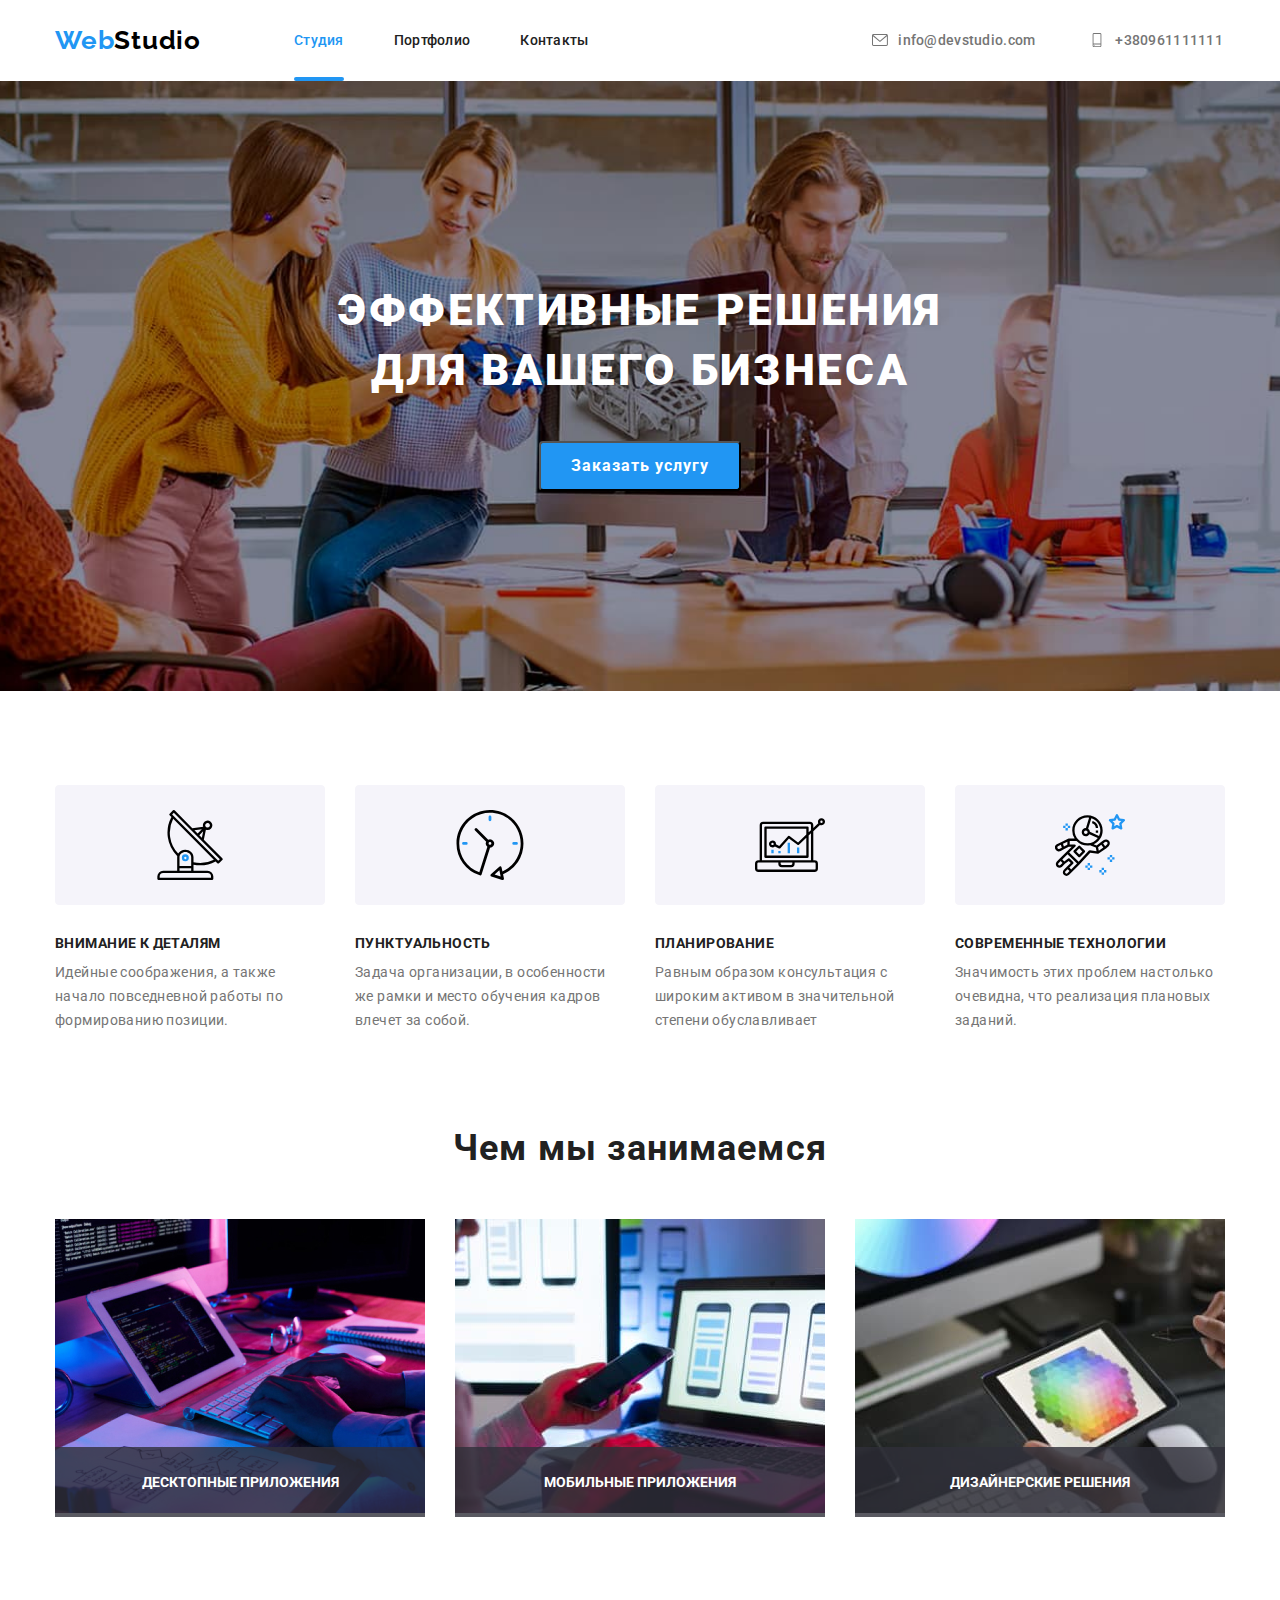
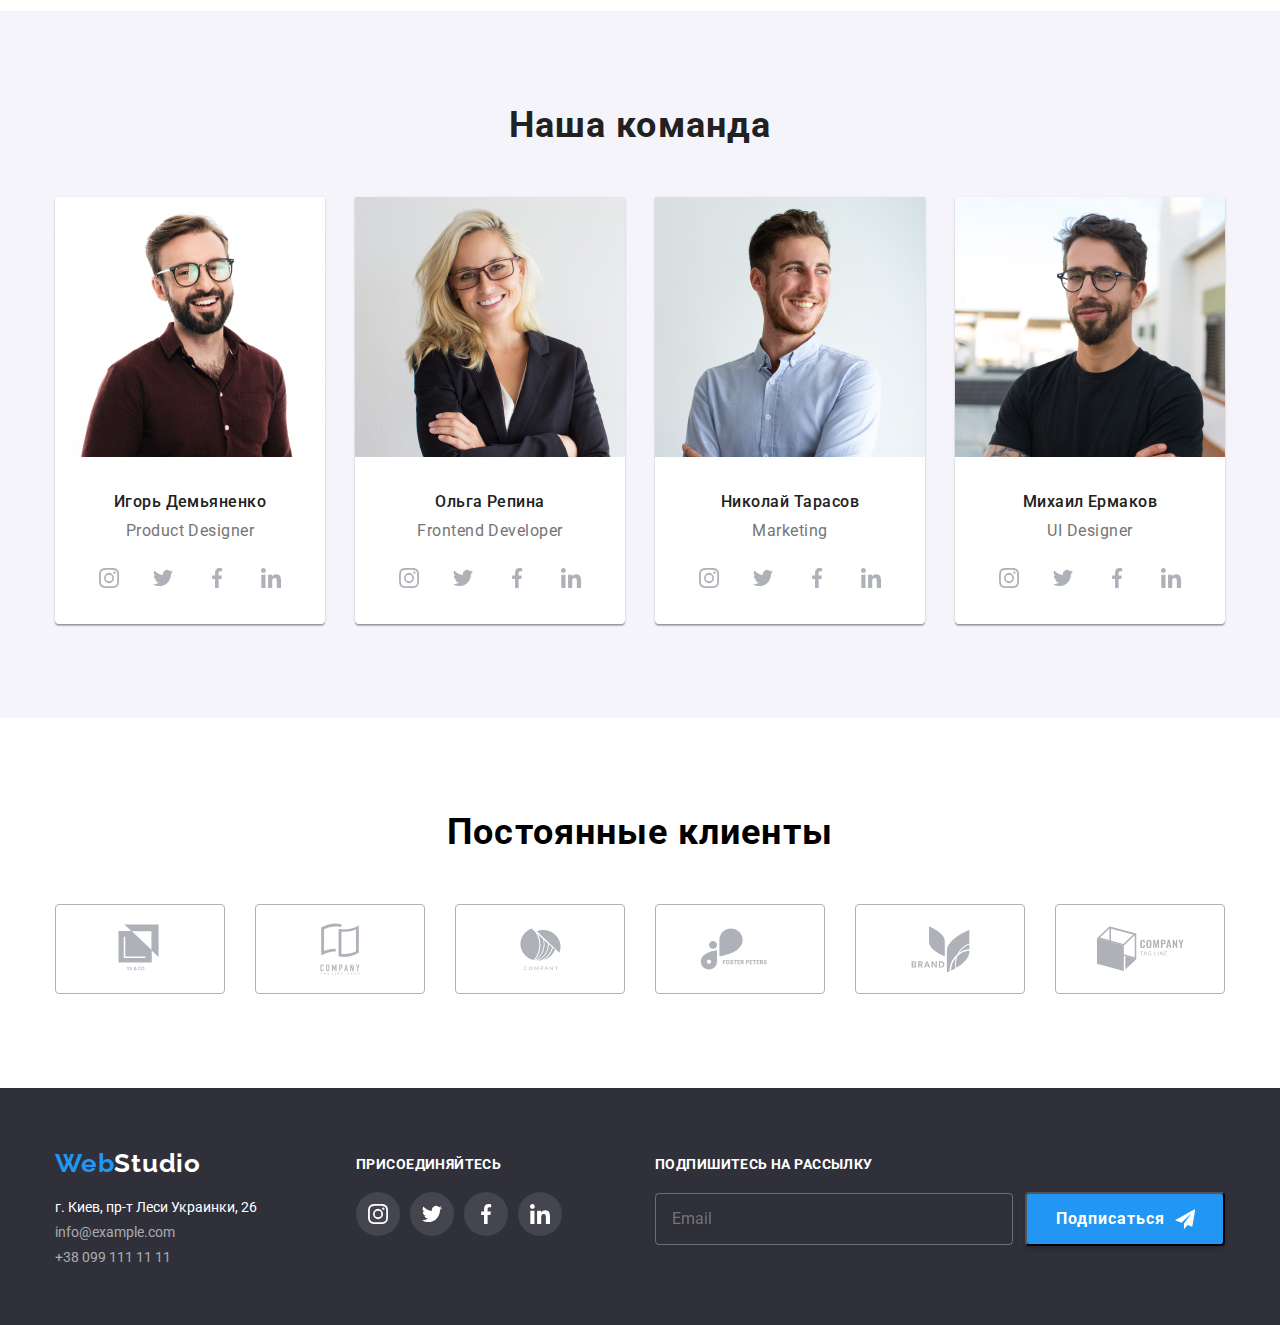
<file: index.html>
<!DOCTYPE html>
<html lang="ru">

<head>
  <meta charset="UTF-8" />
  <meta name="viewport" content="width=device-width, initial-scale=1.0" />
  <title>Web Studio (Version 2.0)</title>
  <link rel="stylesheet" href="https://cdnjs.cloudflare.com/ajax/libs/modern-normalize/1.0.0/modern-normalize.css" />
  <link rel="preconnect" href="https://fonts.gstatic.com">
  <link href="https://fonts.googleapis.com/css2?family=Raleway:wght@700&family=Roboto:wght@400;500;700;900&display=swap"
    rel="stylesheet">
  <link href="./css/main.min.css" rel="stylesheet" />
</head>

<body>
  <header class="header container">
    <a class="logo header-logo" href="./">
      <span class="logo-blue">Web</span>Studio
    </a>
    <button type="button" class="header-menu-button" aria-expanded="false" aria-controls="burger-menu" data-menu-button>
      <svg width="40" height="40" aria-label="Переключатель мобильного меню">
        <use class="icon-menu" href="./images/sprite.svg#main_menu"></use>
      </svg>
    </button>
    <div class="burger-menu is-open" id="burger-menu" data-menu>
      <div><button type="button" class="burger-menu-close-button" data-menu-close>
          <svg>
            <use href="./images/sprite.svg#close_button"></use>
          </svg>
        </button></div>
      <nav>
        <a class="item-selected" href="./">Студия</a>
        <a href="pages/portfolio.html">Портфолио</a>
        <a href="pages/contacts.html">Контакты</a>
      </nav>
      <address>
        <a class="header-link" href="tel:+380961111111">+380961111111</a>
        <a class="header-link" href="mailto:info@devstudio.com">info@devstudio.com</a>
      </address>
      <ul>
        <li><a href="">Instagram</a></li>
        <li><a href="">Twitter</a></li>
        <li><a href="">Facebook</a></li>
        <li><a href="">LinkedIn</a></li>
      </ul>
    </div>
    <nav class="header-navigation">
      <a class="header-navigation-item header-navigation-item-selected" href="./">Студия</a>
      <a class="header-navigation-item" href="pages/portfolio.html">Портфолио</a>
      <a class="header-navigation-item" href="pages/contacts.html">Контакты</a>
    </nav>
    <address class="header-contacts">
      <a class="header-link" href="mailto:info@devstudio.com">
        <svg class="header-link-icon">
          <use href="images/sprite.svg#envelope"></use>
        </svg>info@devstudio.com
      </a>
      <a class="header-link" href="tel:+380961111111">
        <svg class="header-link-icon">
          <use href="images/sprite.svg#smartphone"></use>
        </svg>+380961111111
      </a>
    </address>
  </header>
  <section class="main_page_top">
    <div class="container">
      <h1>Эффективные решения для вашего бизнеса</h1>
      <button type="button" data-modal-open>Заказать услугу</button>
    </div>
  </section>
  <section class="content_block container">
    <h2 hidden>Наши особенности</h2>
    <ul class="content_block_items our_features">
      <li>
        <div>
          <svg>
            <use href="./images/sprite.svg#antenna" />
          </svg>
        </div>
        <h3>ВНИМАНИЕ К ДЕТАЛЯМ</h3>
        <p>
          Идейные соображения, а также начало повседневной работы по
          формированию позиции.
        </p>
      </li>
      <li>
        <div>
          <svg>
            <use href="./images/sprite.svg#clock" />
          </svg>
        </div>
        <h3>ПУНКТУАЛЬНОСТЬ</h3>
        <p>
          Задача организации, в особенности же рамки и место обучения кадров
          влечет за собой.
        </p>
      </li>
      <li>
        <div>
          <svg>
            <use href="./images/sprite.svg#diagram" />
          </svg>
        </div>
        <h3>ПЛАНИРОВАНИЕ</h3>
        <p>
          Равным образом консультация с широким активом в значительной степени
          обуславливает
        </p>
      </li>
      <li>
        <div>
          <svg>
            <use href="./images/sprite.svg#astronaut" />
          </svg>
        </div>
        <h3>СОВРЕМЕННЫЕ ТЕХНОЛОГИИ</h3>
        <p>
          Значимость этих проблем настолько очевидна, что реализация плановых
          заданий.
        </p>
      </li>
    </ul>
  </section>
  <!-- ABOUT-->
  <section class="about_work content_block container">
    <h2>Чем мы занимаемся</h2>
    <ul class="content_block_items">
      <li>
        <picture>
          <source srcset="./images/desktop/1x/writing_code.jpg 1x,
            ./images/desktop/2x/writing_code.jpg 2x" media="(min-width: 1200px)" />
          <img src="./images/desktop/1x/writing_code.jpg" alt="Набор кода" width="370" />
        </picture>
        <h3>Десктопные приложения</h3>
      </li>
      <li>
        <picture>
          <source srcset="./images/desktop/1x/mobileweb.jpg 1x,
            ./images/desktop/2x/mobileweb.jpg 2x" media="(min-width: 1200px)" />
          <img src="./images/desktop/1x/mobileweb.jpg" alt="Создание приложений для телефонов" width="370" />
        </picture>
        <h3>Мобильные приложения</h3>
      </li>
      <li>
        <picture>
          <source srcset="./images/desktop/1x/design.jpg 1x,
            ./images/desktop/2x/design.jpg 2x" media="(min-width: 1200px)" />
          <img src="./images/desktop/1x/design.jpg" alt="Дизайн приложений" width="370" />
        </picture>
        <h3>Дизайнерские решения</h3>
      </li>
    </ul>
  </section>
  <!--Наша команда-->
  <section class="about_us">
    <h2 class="container">Наша команда</h2>
    <ul class="content_block content_block_items container">
      <li>
        <picture>
          <source srcset="./images/desktop/1x/team_card1.jpg 1x,
           ./images/desktop/2x/team_card1.jpg 2x" media="(min-width: 1200px)" />
          <source srcset="./images/tablet/1x/team_card1.jpg 1x,
          ./ images/tablet/2x/team_card1.jpg 2x" media="(min-width: 768px)" />
          <source srcset="./images/mobile/1x/team_card1.jpg 1x,
          ./images/mobile/2x/team_card1.jpg 2x" media="(min-width: 480px)" />
          <img src="./images/mobile/1x/team_card1.jpg" alt="Product Designer" />
        </picture>
        <h3>Игорь Демьяненко</h3>
        <p>Product Designer</p>
        <div class="social_links">
          <a href="" alt="Instagram">
            <svg>
              <use href="./images/sprite.svg#instagram"></use>
            </svg>
          </a>
          <a href="" alt="Twitter">
            <svg>
              <use href="./images/sprite.svg#twitter"></use>
            </svg>
          </a>
          <a href="" alt="Facebook">
            <svg>
              <use href="./images/sprite.svg#facebook"></use>
            </svg>
          </a>
          <a href="" alt="Linkedin">
            <svg>
              <use href="./images/sprite.svg#linkedin"></use>
            </svg>
          </a>
        </div>
      </li>
      <li>
        <picture>
          <source srcset="./images/desktop/1x/team_card2.jpg 1x,
          ./images/desktop/2x/team_card2.jpg 2x" media="(min-width: 1200px)" />
          <source srcset="./images/tablet/1x/team_card2.jpg 1x,
          ./ images/tablet/2x/team_card2.jpg 2x" media="(min-width: 768px)" />
          <source srcset="./images/mobile/1x/team_card2.jpg 1x,
          ./images/mobile/2x/team_card2.jpg 2x" media="(min-width: 480px)" />
          <img src="images/mobile/1x/team_card2.jpg" alt="Frontend Developer" />
        </picture>
        <h3>Ольга Репина</h3>
        <p>Frontend Developer</p>
        <div class="social_links">
          <a href="" alt="Instagram">
            <svg>
              <use href="./images/sprite.svg#instagram"></use>
            </svg>
          </a>
          <a href="" alt="Twitter">
            <svg>
              <use href="./images/sprite.svg#twitter"></use>
            </svg>
          </a>
          <a href="" alt="Facebook">
            <svg>
              <use href="./images/sprite.svg#facebook"></use>
            </svg>
          </a>
          <a href="" alt="Linkedin">
            <svg>
              <use href="./images/sprite.svg#linkedin"></use>
            </svg>
          </a>
        </div>
      </li>
      <li>
        <picture>
          <source srcset="./images/desktop/1x/team_card3.jpg 1x,
          ./images/desktop/2x/team_card3.jpg 2x" media="(min-width: 1200px)" />
          <source srcset="./images/tablet/1x/team_card3.jpg 1x,
          ./ images/tablet/2x/team_card3.jpg 2x" media="(min-width: 768px)" />
          <source srcset="./images/mobile/1x/team_card3.jpg 1x,
          ./images/mobile/2x/team_card3.jpg 2x" media="(min-width: 480px)" />
          <img src="./images/mobile/1x/team_card3.jpg" alt="Marketing" />
        </picture>
        <h3>Николай Тарасов</h3>
        <p>Marketing</p>
        <div class="social_links">
          <a href="" alt="Instagram">
            <svg>
              <use href="./images/sprite.svg#instagram"></use>
            </svg>
          </a>
          <a href="" alt="Twitter">
            <svg>
              <use href="./images/sprite.svg#twitter"></use>
            </svg>
          </a>
          <a href="" alt="Facebook">
            <svg>
              <use href="./images/sprite.svg#facebook"></use>
            </svg>
          </a>
          <a href="" alt="Linkedin">
            <svg>
              <use href="./images/sprite.svg#linkedin"></use>
            </svg>
          </a>
        </div>
      </li>
      <li>
        <picture>
          <source srcset="./images/desktop/1x/team_card4.jpg 1x,
          ./images/desktop/2x/team_card4.jpg 2x" media="(min-width: 1200px)" />
          <source srcset="./images/tablet/1x/team_card4.jpg 1x,
          ./ images/tablet/2x/team_card4.jpg 2x" media="(min-width: 768px)" />
          <source srcset="./images/mobile/1x/team_card4.jpg 1x,
           ./images/mobile/2x/team_card4.jpg 2x" media="(min-width: 480px)" />
          <img src="images/mobile/1x/team_card4.jpg" alt="UI Designer" />
        </picture>
        <h3>Михаил Ермаков</h3>
        <p>UI Designer</p>
        <div class="social_links">
          <a href="" alt="Instagram">
            <svg>
              <use href="./images/sprite.svg#instagram"></use>
            </svg>
          </a>
          <a href="" alt="Twitter">
            <svg>
              <use href="./images/sprite.svg#twitter"></use>
            </svg>
          </a>
          <a href="" alt="Facebook">
            <svg>
              <use href="./images/sprite.svg#facebook"></use>
            </svg>
          </a>
          <a href="" alt="Linkedin">
            <svg>
              <use href="./images/sprite.svg#linkedin"></use>
            </svg>
          </a>
        </div>
      </li>
    </ul>
  </section>
  <!--Постоянные клиенты-->
  <section class="regular_customers content_block container">
    <h2>Постоянные клиенты</h2>
    <ul>
      <li>
        <a href="">
          <svg>
            <use href="./images/sprite.svg#client-logo-1"></use>
          </svg>
        </a>
      </li>
      <li>
        <a href="">
          <svg>
            <use href="./images/sprite.svg#client-logo-2"></use>
          </svg>
        </a>
      </li>
      <li>
        <a href="">
          <svg>
            <use href="./images/sprite.svg#client-logo-3"></use>
          </svg>
        </a>
      </li>
      <li>
        <a href="" alt="">
          <svg>
            <use href="./images/sprite.svg#client-logo-4"></use>
          </svg>
        </a>
      </li>
      <li>
        <a href="" alt="">
          <svg>
            <use href="./images/sprite.svg#client-logo-5"></use>
          </svg>
        </a>
      </li>
      <li>
        <a href="" alt="">
          <svg>
            <use href="./images/sprite.svg#client-logo-6"></use>
          </svg>
        </a>
      </li>
    </ul>
  </section>
  <footer class="footer">
    <div class="footer_block container">
      <div>
        <a class="logo footer_logo" href="/"><span class="logo-blue">Web</span>Studio</a>
        <address class="footer_address">
          <p>г. Киев, пр-т Леси Украинки, 26</p>
          <a href="mailto:info@example.com" class="footer_link">info@example.com</a>
          <a href="tel:+380991111111" class="footer_link">+38 099 111 11 11</a>
        </address>
      </div>
      <div class="footer_social">
        <h3>Присоединяйтесь</h3>
        <div class="social_links">
          <a href="" alt="Instagram">
            <svg>
              <use href="./images/sprite.svg#instagram"></use>
            </svg>
          </a>
          <a href="" alt="Twitter">
            <svg>
              <use href="./images/sprite.svg#twitter"></use>
            </svg>
          </a>
          <a href="" alt="Facebook">
            <svg>
              <use href="./images/sprite.svg#facebook"></use>
            </svg>
          </a>
          <a href="" alt="Linkedin">
            <svg>
              <use href="./images/sprite.svg#linkedin"></use>
            </svg>
          </a>
        </div>
      </div>
      <div class="subscribe">
        <h3>Подпишитесь на рассылку</h3>
        <form>
          <input type="email" name="email" placeholder="Email" />
          <button type="submit">Подписаться
            <svg>
              <use href="./images/sprite.svg#button_subscribe" />
            </svg>
          </button>
        </form>
      </div>
    </div>
  </footer>
  <div class="backdrop is-hidden" data-modal>
    <div class="order_dialog">
      <button type="button" class="order_dialog_close_button" data-modal-close>
        <svg>
          <use href="./images/sprite.svg#close_button" />
        </svg>
      </button>
      <h1>Оставьте свои данные, мы вам перезвоним</h1>
      <form>
        <label class="order_dialog_field">
          Имя
          <span>
            <input type="text" name="order_person">
            <svg>
              <use href="images/sprite.svg#order_person" />
            </svg>
          </span>
          </input>
        </label>
        <label class="order_dialog_field">
          Телефон
          <span>
            <input type="tel" name="order_tel" />
            <svg>
              <use href="images/sprite.svg#order_phone" />
            </svg>
          </span>
          </input>
        </label>
        <label class="order_dialog_field">
          Почта
          <span>
            <input type="email" name="order_email" />
            <svg>
              <use href="images/sprite.svg#order_email" />
            </svg>
          </span>
          </input>
        </label>
        <label class="order_dialog_field">
          Комментарий
          <textarea name="order_comment" placeholder="Введите текст"></textarea>
        </label>
        <label class="order_agrimment">
          <input type="checkbox" name="order_agrimment" class="order_agrimment" />
          Соглашаюсь с рассылкой и принимаю <a href="">Условия договора</a>
        </label>
        <button type="submit" class="order_dialog_send_button">Отправить</button>
      </form>
    </div>
  </div>
  <script src="./js/modal.js"></script>
  <script src="./js/menu.js"></script>
</body>

</html>
</file>
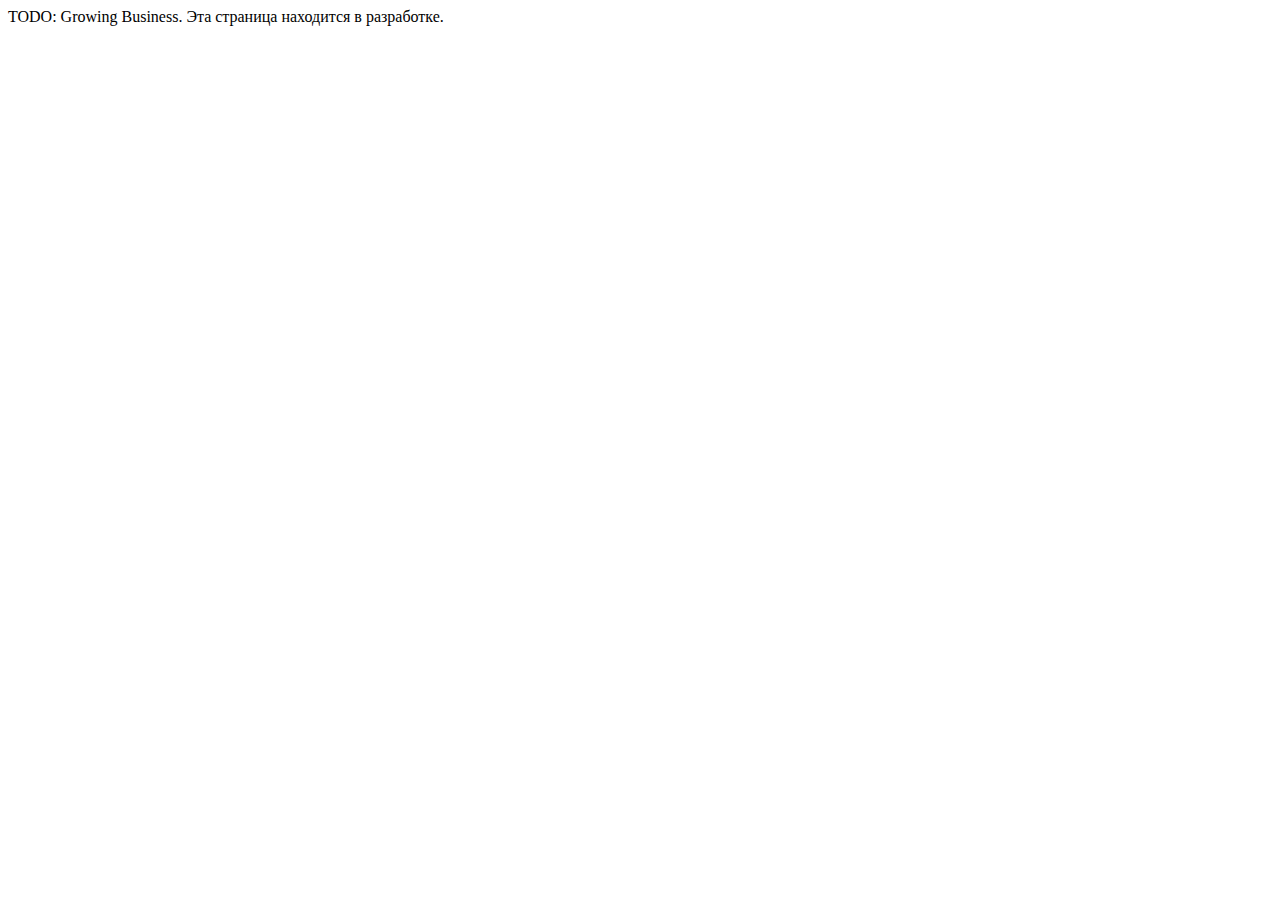
<file: pages/growing_business.html>
<!DOCTYPE html>
<html lang="en">
<head>
    <meta charset="UTF-8">
    <meta name="viewport" content="width=device-width, initial-scale=1.0">
    <title>Document</title>
</head>
<body>
    TODO: Growing Business. Эта страница находится в разработке.
</body>
</html>
</file>
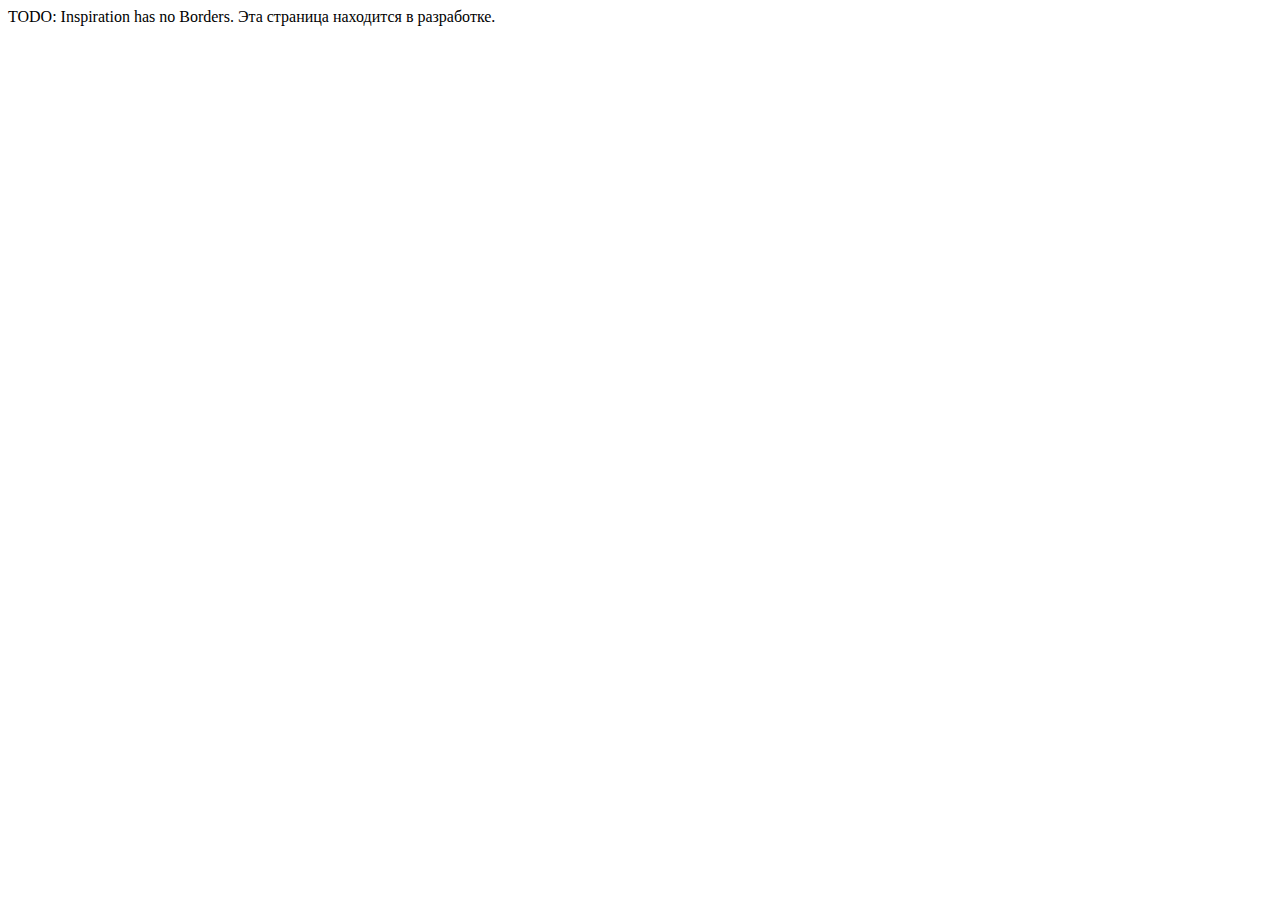
<file: pages/inspiration_has_no_borders.html>
<!DOCTYPE html>
<html lang="en">
<head>
    <meta charset="UTF-8">
    <meta name="viewport" content="width=device-width, initial-scale=1.0">
    <title>Document</title>
</head>
<body>
    TODO: Inspiration has no Borders. Эта страница находится в разработке.
</body>
</html>
</file>
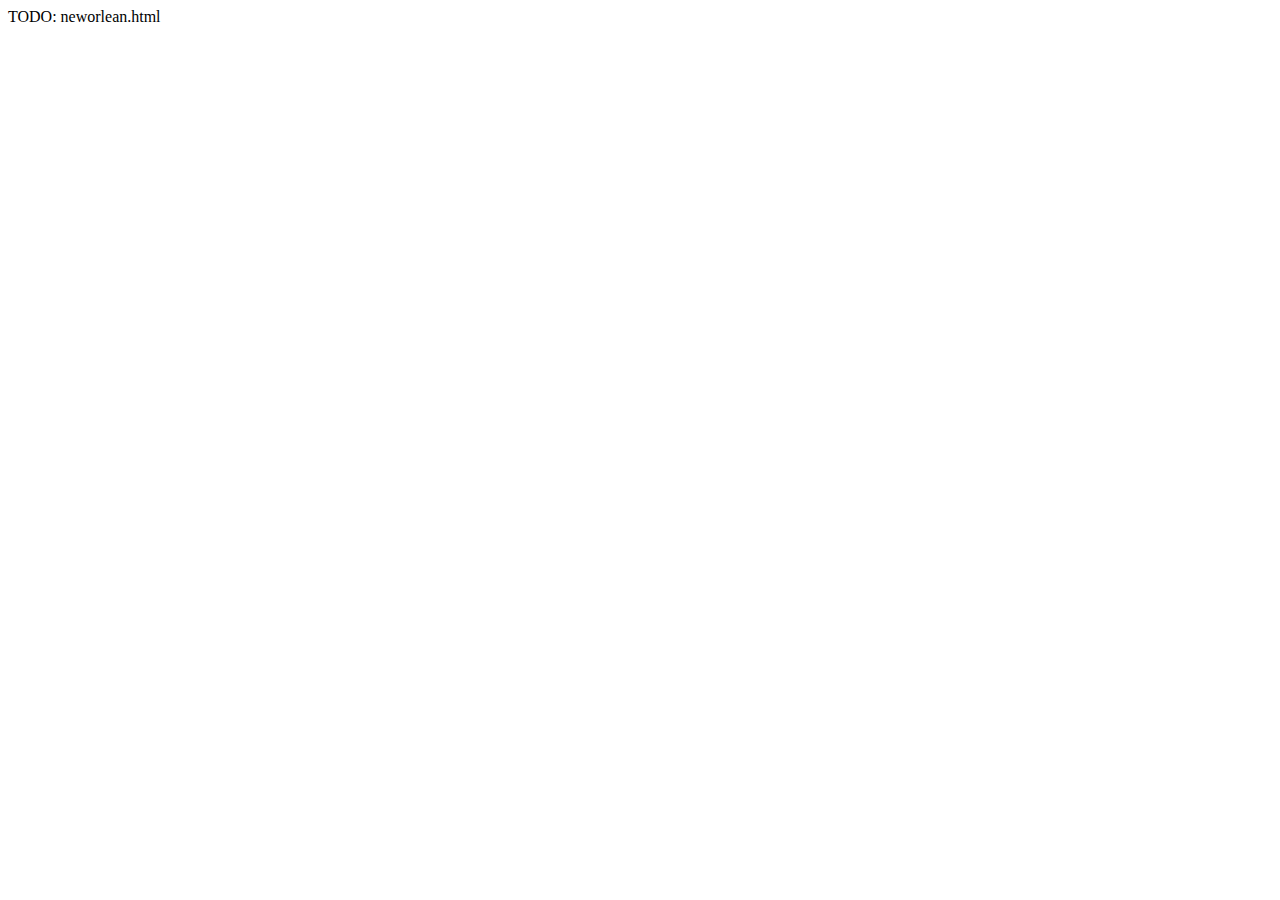
<file: pages/neworlean.html>
<!DOCTYPE html>
<html lang="en">
<head>
    <meta charset="UTF-8">
    <meta name="viewport" content="width=device-width, initial-scale=1.0">
    <title>Document</title>
</head>
<body>
    TODO: neworlean.html
</body>
</html>
</file>
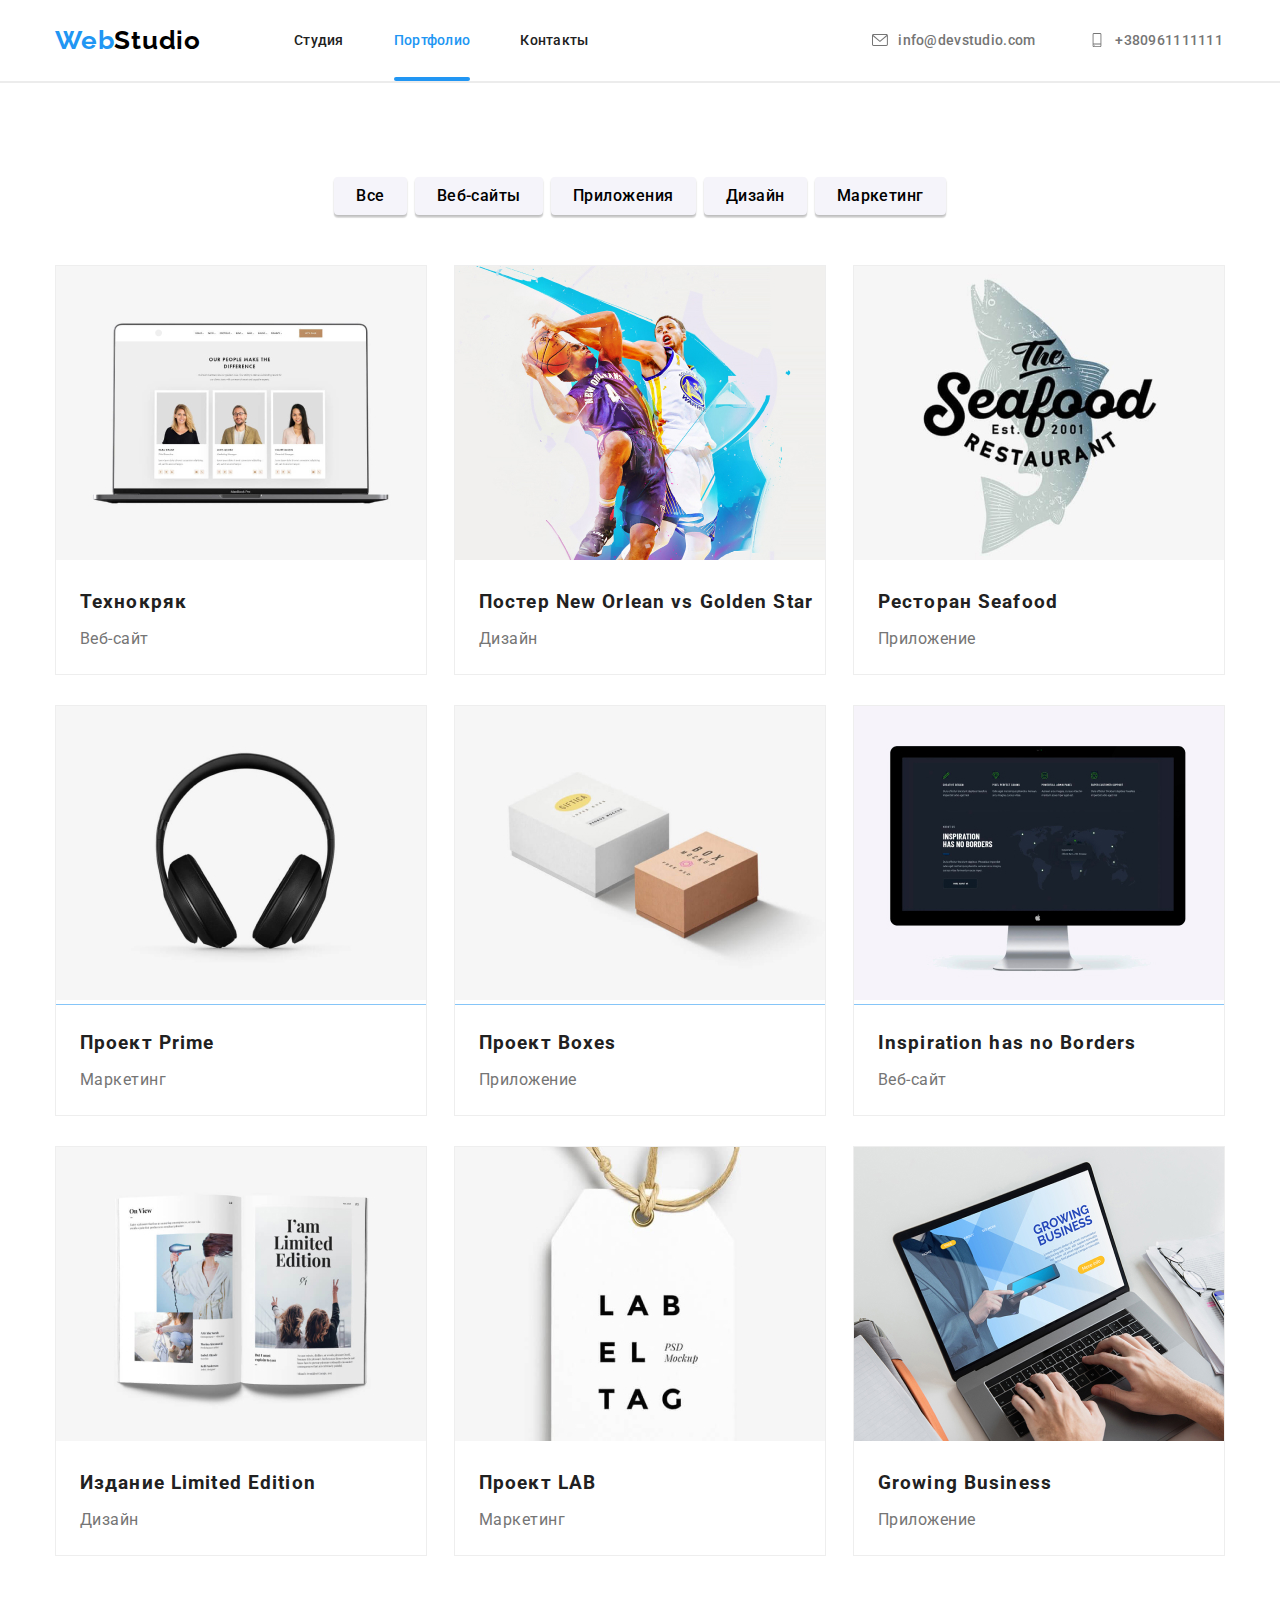
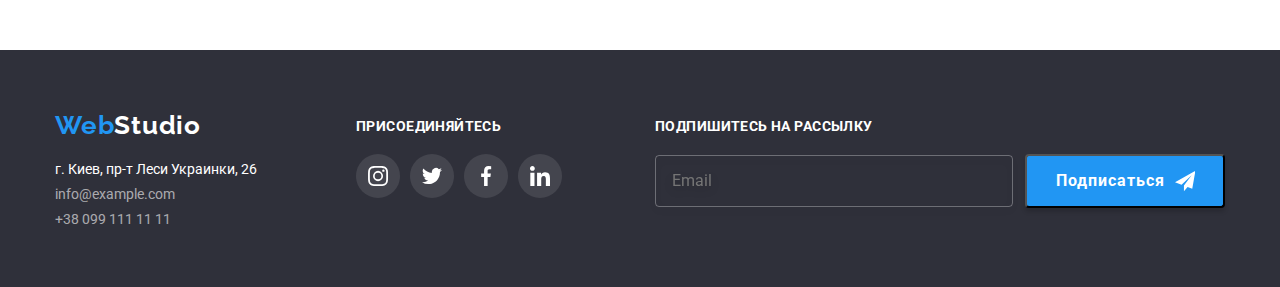
<file: pages/portfolio.html>
<!DOCTYPE html>
<html lang="en">

<head>
  <meta charset="UTF-8" />
  <meta name="viewport" content="width=device-width, initial-scale=1.0" />
  <title>Portfolio</title>
  <link rel="stylesheet" href="https://cdnjs.cloudflare.com/ajax/libs/modern-normalize/1.0.0/modern-normalize.css" />
  <link rel="preconnect" href="https://fonts.gstatic.com">
  <link href="https://fonts.googleapis.com/css2?family=Raleway:wght@700&family=Roboto:wght@400;500;700;900&display=swap"
    rel="stylesheet">
  <link href="../css/main.min.css" rel="stylesheet" />
</head>

<body>
  <header class="header container">
    <a class="logo header-logo" href="../">
      <span class="logo-blue">Web</span>Studio
    </a>
    <button type="button" class="header-menu-button" is-open aria-expanded="false" aria-controls="burger-menu"
      data-menu-button>
      <svg width="40" height="40" aria-label="Переключатель мобильного меню">
        <use class="icon-menu" href="../images/sprite.svg#main_menu"></use>
      </svg>
    </button>
    <div class="burger-menu is-open" id="burger-menu" data-menu>
      <div><button type="button" class="burger-menu-close-button" data-menu-close>
          <svg>
            <use href="../images/sprite.svg#close_button"></use>
          </svg>
        </button></div>
      <nav>
        <a href="../">Студия</a>
        <a class="item-selected" href="./portfolio.html">Портфолио</a>
        <a href="./contacts.html">Контакты</a>
      </nav>
      <address>
        <a class="header-link" href="tel:+380961111111">+380961111111</a>
        <a class="header-link" href="mailto:info@devstudio.com">info@devstudio.com</a>
      </address>
      <ul>
        <li><a href="">Instagram</a></li>
        <li><a href="">Twitter</a></li>
        <li><a href="">Facebook</a></li>
        <li><a href="">LinkedIn</a></li>
      </ul>
    </div>
    <div class="burger-menu" id="burger-menu" data-menu>Контент меню</div>
    <nav class="header-navigation">
      <a class="header-navigation-item" href="../">Студия</a>
      <a class="header-navigation-item header-navigation-item-selected" href="./portfolio.html">Портфолио</a>
      <a class="header-navigation-item" href="contacts.html">Контакты</a>
    </nav>
    <address class="header-contacts">
      <a class="header-link" href="mailto:info@devstudio.com">
        <svg class="header-link-icon">
          <use href="../images/sprite.svg#envelope"></use>
        </svg>info@devstudio.com</a>
      <a class="header-link" href="tel:+380961111111">
        <svg class="header-link-icon">
          <use href="../images/sprite.svg#smartphone"></use>
        </svg>+380961111111</a>
    </address>
  </header>
  <hr class="menu_underscore">
  <div class="content_block container">
    <section>
      <h1 hidden>Меню сайта</h1>
      <ul class="portfolio_filter">
        <li>
          <button type="button">Все</button>
        </li>
        <li>
          <button type="button">Веб-сайты</button>
        </li>
        <li>
          <button type="button">Приложения</button>
        </li>
        <li>
          <button type="button">Дизайн</button>
        </li>
        <li>
          <button type="button">Маркетинг</button>
        </li>
      </ul>
    </section>
    <section>
      <h2 hidden>Наши проэкты</h2>
      <ul class="portfolio_items">
        <li>
          <a href="project_1.html">
            <div>
              <picture>
                <source srcset="../images/desktop/1x/project_1.jpg 1x,
                                ../images/desktop/2x/project_1.jpg 2x" media="(min-width: 1200px)" />
                <source srcset="../images/tablet/1x/project_1.jpg 1x,
                                 ../ images/tablet/2x/project_1.jpg 2x" media="(min-width: 768px)" />
                <source srcset="../images/mobile/1x/project_1.jpg 1x,
                                  ../images/mobile/2x/project_1.jpg 2x" media="(min-width: 480px)" />
                <img src="../images/mobile/1x/project_1.jpg" alt="Project_1" />
              </picture>
              <p class="portfolio_item_overlay">Технокряк это современная площадка распространения коронавируса.
                Компании используют эту платформу
                для цифрового шпионажа и атак на защищённые сервера конкурентов.
              </p>
            </div>
            <h3>Технокряк</h3>
            <p>Веб-сайт</p>
          </a>
        </li>
        <li>
          <a href="project_2.html">
            <div>
              <picture>
                <source srcset="../images/desktop/1x/project_2.jpg 1x,
                                   ../images/desktop/2x/project_2.jpg 2x" media="(min-width: 1200px)" />
                <source srcset="../images/tablet/1x/project_2.jpg 1x,
                                   ../ images/tablet/2x/project_2.jpg 2x" media="(min-width: 768px)" />
                <source srcset="../images/mobile/1x/project_2.jpg 1x,
                                    ../images/mobile/2x/project_2.jpg 2x" media="(min-width: 480px)" />
                <img src="../images/mobile/1x/project_2.jpg" alt="Постер New Orlean vs Golden Star" />
              </picture>
              <p class="portfolio_item_overlay">Технокряк это современная площадка распространения коронавируса.
                Компании используют эту платформу
                для цифрового шпионажа и атак на защищённые сервера конкурентов.
              </p>
            </div>
            <h3>Постер New Orlean vs Golden Star</h3>
            <p>Дизайн</p>
          </a>
        </li>
        <li>
          <a href="project_3.html">
            <div>
              <picture>
                <source srcset="../images/desktop/1x/project_3.jpg 1x,
                                     ../images/desktop/2x/project_3.jpg 2x" media="(min-width: 1200px)" />
                <source srcset="../images/tablet/1x/project_3.jpg 1x,
                                     ../ images/tablet/2x/project_3.jpg 2x" media="(min-width: 768px)" />
                <source srcset="../images/mobile/1x/project_3.jpg 1x,
                                      ../images/mobile/2x/project_3.jpg 2x" media="(min-width: 480px)" />
                <img src="../images/mobile/1x/project_3.jpg" alt="Ресторан Seafood" />
              </picture>
              <p class="portfolio_item_overlay">Технокряк это современная площадка распространения коронавируса.
                Компании используют эту платформу
                для цифрового шпионажа и атак на защищённые сервера конкурентов.
              </p>
            </div>
            <h3>Ресторан Seafood</h3>
            <p>Приложение</p>
          </a>
        </li>
        <li>
          <a href="project_4.html">
            <div>
              <picture>
                <source srcset="../images/desktop/1x/project_4.jpg 1x,
                                   ../images/desktop/2x/project_4.jpg 2x" media="(min-width: 1200px)" />
                <source srcset="../images/tablet/1x/project_4.jpg 1x,
                                   ../ images/tablet/2x/project_4.jpg 2x" media="(min-width: 768px)" />
                <source srcset="../images/mobile/1x/project_4.jpg 1x,
                                  ../images/mobile/2x/project_4.jpg 2x" media="(min-width: 480px)" />
                <img src="../images/mobile/1x/project_4.jpg" alt="Проект Prime" />
              </picture>
              <p class="portfolio_item_overlay">Технокряк это современная площадка распространения коронавируса.
                Компании используют эту платформу
                для цифрового шпионажа и атак на защищённые сервера конкурентов.
              </p>
            </div>
            <h3>Проект Prime</h3>
            <p>Маркетинг</p>
          </a>
        </li>
        <li>
          <a href="project_5.html">
            <div>
              <picture>
                <source srcset="../images/desktop/1x/project_5.jpg 1x,
                                   ../images/desktop/2x/project_5.jpg 2x" media="(min-width: 1200px)" />
                <source srcset="../images/tablet/1x/project_5.jpg 1x,
                                   ../ images/tablet/2x/project_5.jpg 2x" media="(min-width: 768px)" />
                <source srcset="../images/mobile/1x/project_5.jpg 1x,
                                  ../images/mobile/2x/project_5.jpg 2x" media="(min-width: 480px)" />
                <img src="../images/mobile/1x/project_5.jpg" alt="Проект Boxes" />
              </picture>
              <p class="portfolio_item_overlay">Технокряк это современная площадка распространения коронавируса.
                Компании используют эту платформу
                для цифрового шпионажа и атак на защищённые сервера конкурентов.
              </p>
            </div>
            <h3>Проект Boxes</h3>
            <p>Приложение</p>
          </a>
        </li>
        <li>
          <a href="project_6.html">
            <div>
              <picture>
                <source srcset="../images/desktop/1x/project_6.jpg 1x,
                                   ../images/desktop/2x/project_6.jpg 2x" media="(min-width: 1200px)" />
                <source srcset="../images/tablet/1x/project_6.jpg 1x,
                                   ../ images/tablet/2x/project_6.jpg 2x" media="(min-width: 768px)" />
                <source srcset="../images/mobile/1x/project_6.jpg 1x,
                                  ../images/mobile/2x/project_6.jpg 2x" media="(min-width: 480px)" />
                <img src="../images/mobile/1x/project_6.jpg" alt="Inspiration has no Borders" />
              </picture>
              <p class="portfolio_item_overlay">Технокряк это современная площадка распространения коронавируса.
                Компании используют эту платформу
                для цифрового шпионажа и атак на защищённые сервера конкурентов.
              </p>
            </div>
            <h3>Inspiration has no Borders</h3>
            <p>Веб-сайт</p>
          </a>
        </li>
        <li>
          <a href="project_7.html">
            <div>
              <picture>
                <source srcset="../images/desktop/1x/project_7.jpg 1x,
                                ../images/desktop/2x/project_7.jpg 2x" media="(min-width: 1200px)" />
                <source srcset="../images/tablet/1x/project_7.jpg 1x,
                                ../ images/tablet/2x/project_7.jpg 2x" media="(min-width: 768px)" />
                <source srcset="../images/mobile/1x/project_7.jpg 1x,
                                ../images/mobile/2x/project_7.jpg 2x" media="(min-width: 480px)" />
                <img src="../images/mobile/1x/project_7.jpg" alt="Издание Limited Edition" />
              </picture>
              <p class="portfolio_item_overlay">Технокряк это современная площадка распространения коронавируса.
                Компании используют эту платформу
                для цифрового шпионажа и атак на защищённые сервера конкурентов.
              </p>
            </div>
            <h3>Издание Limited Edition</h3>
            <p>Дизайн</p>
          </a>
        </li>
        <li>
          <a href="project_8.html">
            <div>
              <picture>
                <source srcset="../images/desktop/1x/project_8.jpg 1x,
                             ../images/desktop/2x/project_8.jpg 2x" media="(min-width: 1200px)" />
                <source srcset="../images/tablet/1x/project_8.jpg 1x,
                             ../ images/tablet/2x/project_8.jpg 2x" media="(min-width: 768px)" />
                <source srcset="../images/mobile/1x/project_8.jpg 1x,
                            ../images/mobile/2x/project_8.jpg 2x" media="(min-width: 480px)" />
                <img src="../images/mobile/1x/project_8.jpg" alt="Проект LAB" />
              </picture>
              <p class="portfolio_item_overlay">Технокряк это современная площадка распространения коронавируса.
                Компании используют эту платформу
                для цифрового шпионажа и атак на защищённые сервера конкурентов.
              </p>
            </div>
            <h3>Проект LAB</h3>
            <p>Маркетинг</p>
          </a>
        </li>
        <li>
          <a href="project_9.html">
            <div>
              <picture>
                <source srcset="../images/desktop/1x/project_9.jpg 1x,
                                ../images/desktop/2x/project_9.jpg 2x" media="(min-width: 1200px)" />
                <source srcset="../images/tablet/1x/project_9.jpg 1x,
                                ../ images/tablet/2x/project_9.jpg 2x" media="(min-width: 768px)" />
                <source srcset="../images/mobile/1x/project_9.jpg 1x,
                                ../images/mobile/2x/project_9.jpg 2x" media="(min-width: 480px)" />
                <img src="../images/mobile/1x/project_9.jpg" alt="Growing Business" />
              </picture>
              <p class="portfolio_item_overlay">Технокряк это современная площадка распространения коронавируса.
                Компании используют эту платформу
                для цифрового шпионажа и атак на защищённые сервера конкурентов.
              </p>
            </div>
            <h3>Growing Business</h3>
            <p>Приложение</p>
          </a>
        </li>
      </ul>
    </section>
  </div>
  <footer class="footer">
    <div class="footer_block container">
      <div>
        <a class="logo footer_logo" href="../"><span class="logo-blue">Web</span>Studio</a>
        <address class="footer_address">
          <p>г. Киев, пр-т Леси Украинки, 26</p>
          <a href="mailto:info@example.com" class="footer_link">info@example.com</a>
          <a href="tel:+380991111111" class="footer_link">+38 099 111 11 11</a>
        </address>
      </div>
      <div class="footer_social">
        <h3>Присоединяйтесь</h3>
        <div class="social_links">
          <a href="" alt="Instagram">
            <svg>
              <use href="../images/sprite.svg#instagram"></use>
            </svg>
          </a>
          <a href="" alt="Twitter">
            <svg>
              <use href="../images/sprite.svg#twitter"></use>
            </svg>
          </a>
          <a href="" alt="Facebook">
            <svg>
              <use href="../images/sprite.svg#facebook"></use>
            </svg>
          </a>
          <a href="" alt="Linkedin">
            <svg>
              <use href="../images/sprite.svg#linkedin"></use>
            </svg>
          </a>
        </div>
      </div>
      <div class="subscribe">
        <h3>Подпишитесь на рассылку</h3>
        <form>
          <input type="email" name="email" placeholder="Email" />
          <button type="submit">Подписаться
            <svg>
              <use href="../images/sprite.svg#button_subscribe" />
            </svg>
          </button>
        </form>
      </div>
    </div>
  </footer>
  <script src="../js/menu.js"></script>
</body>

</html>
</file>
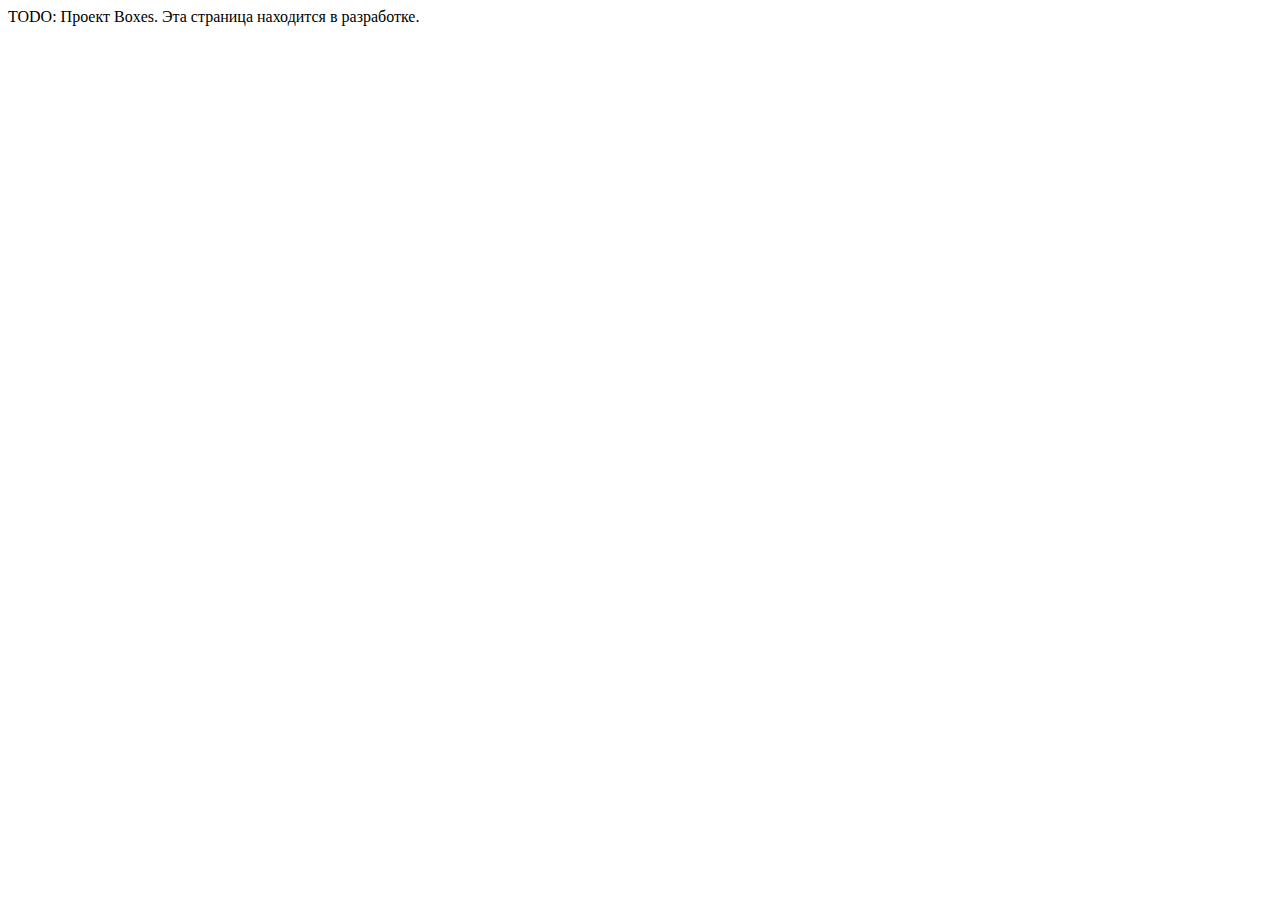
<file: pages/project_boxes.html>
<!DOCTYPE html>
<html lang="en">
<head>
    <meta charset="UTF-8">
    <meta name="viewport" content="width=device-width, initial-scale=1.0">
    <title>Document</title>
</head>
<body>
    TODO: Проект Boxes. Эта страница находится в разработке.
</body>
</html>
</file>
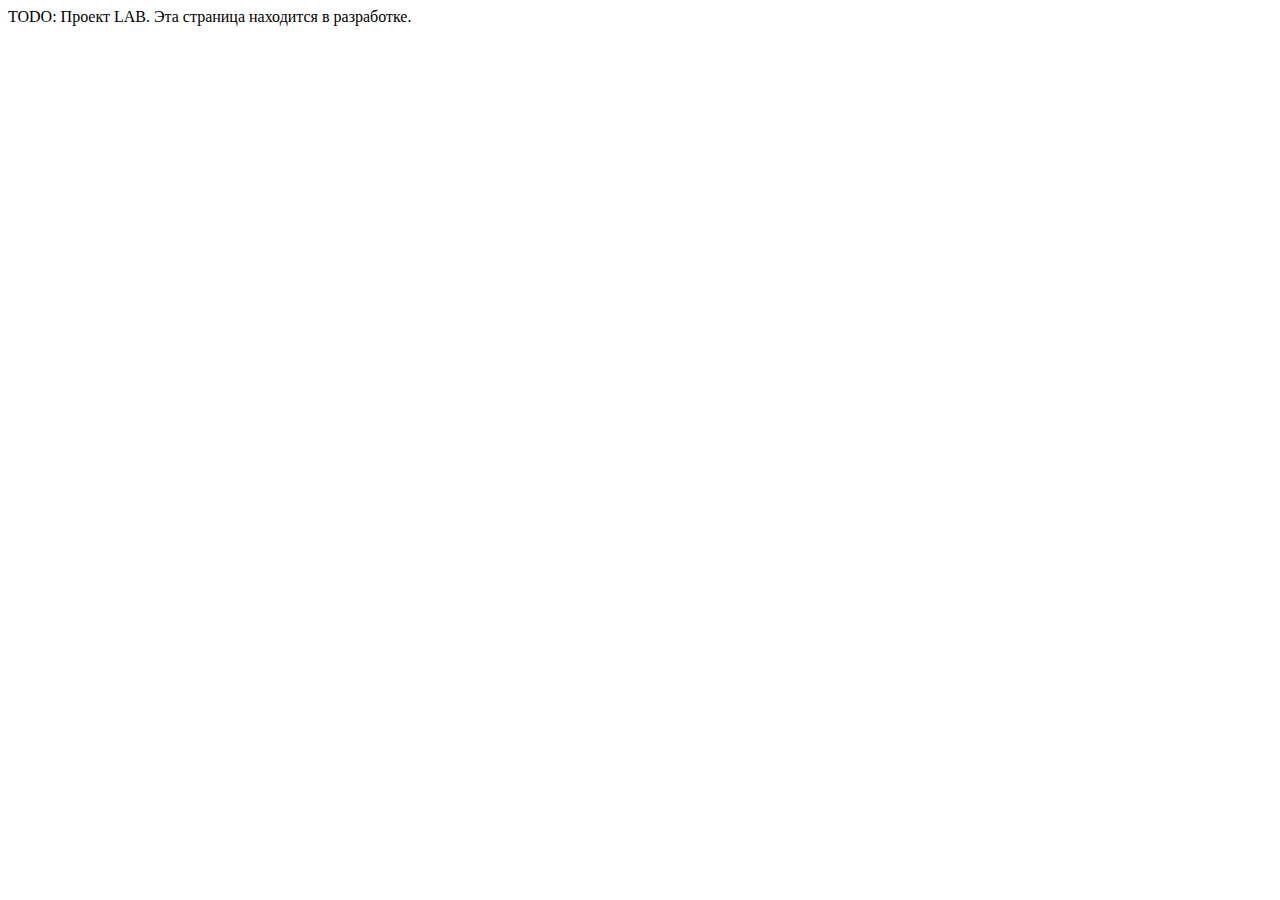
<file: pages/project_lab.html>
<!DOCTYPE html>
<html lang="en">
<head>
    <meta charset="UTF-8">
    <meta name="viewport" content="width=device-width, initial-scale=1.0">
    <title>Document</title>
</head>
<body>
    TODO: Проект LAB. Эта страница находится в разработке.
</body>
</html>
</file>
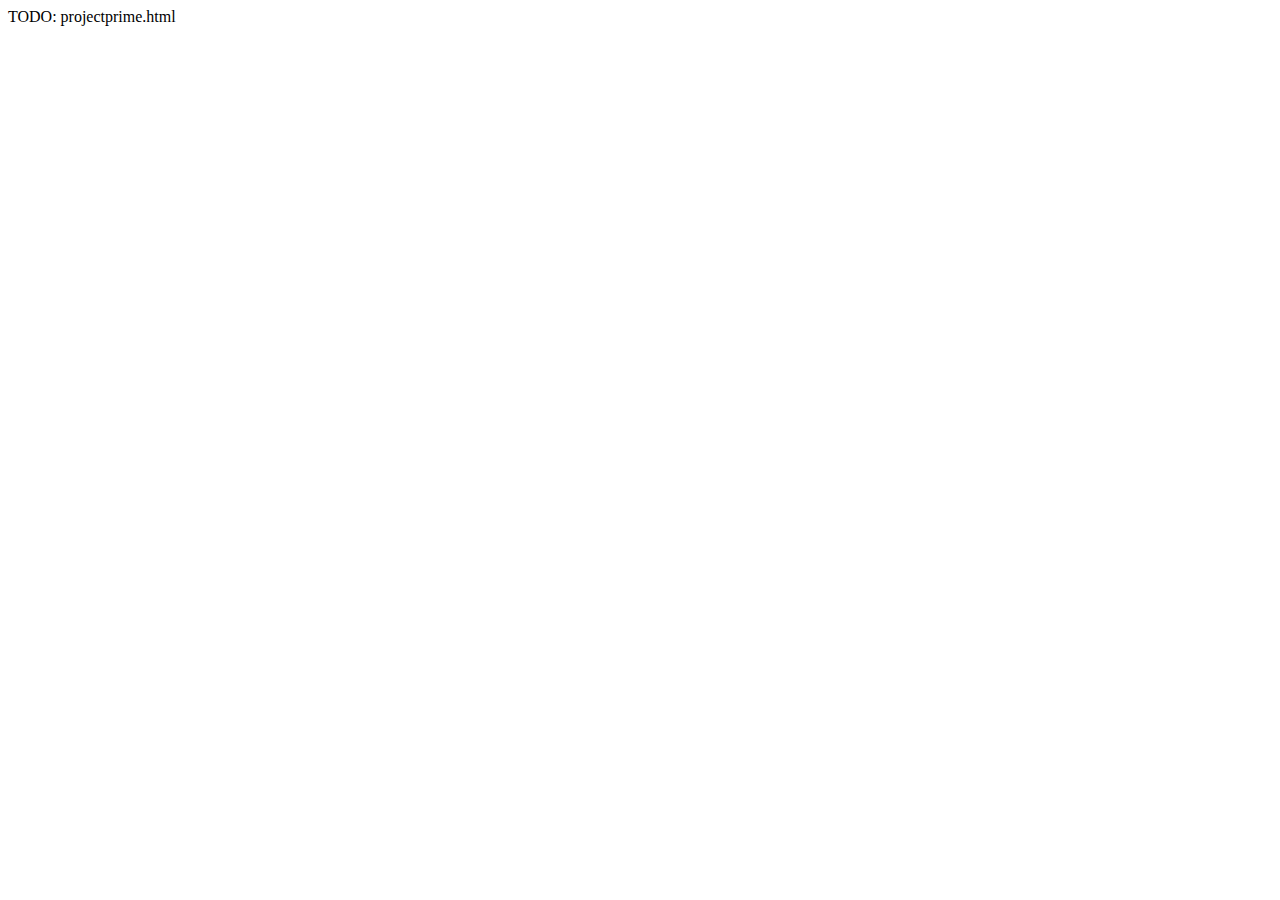
<file: pages/projectprime.html>
<!DOCTYPE html>
<html lang="en">
<head>
    <meta charset="UTF-8">
    <meta name="viewport" content="width=device-width, initial-scale=1.0">
    <title>Document</title>
</head>
<body>
    TODO: projectprime.html
</body>
</html>
</file>
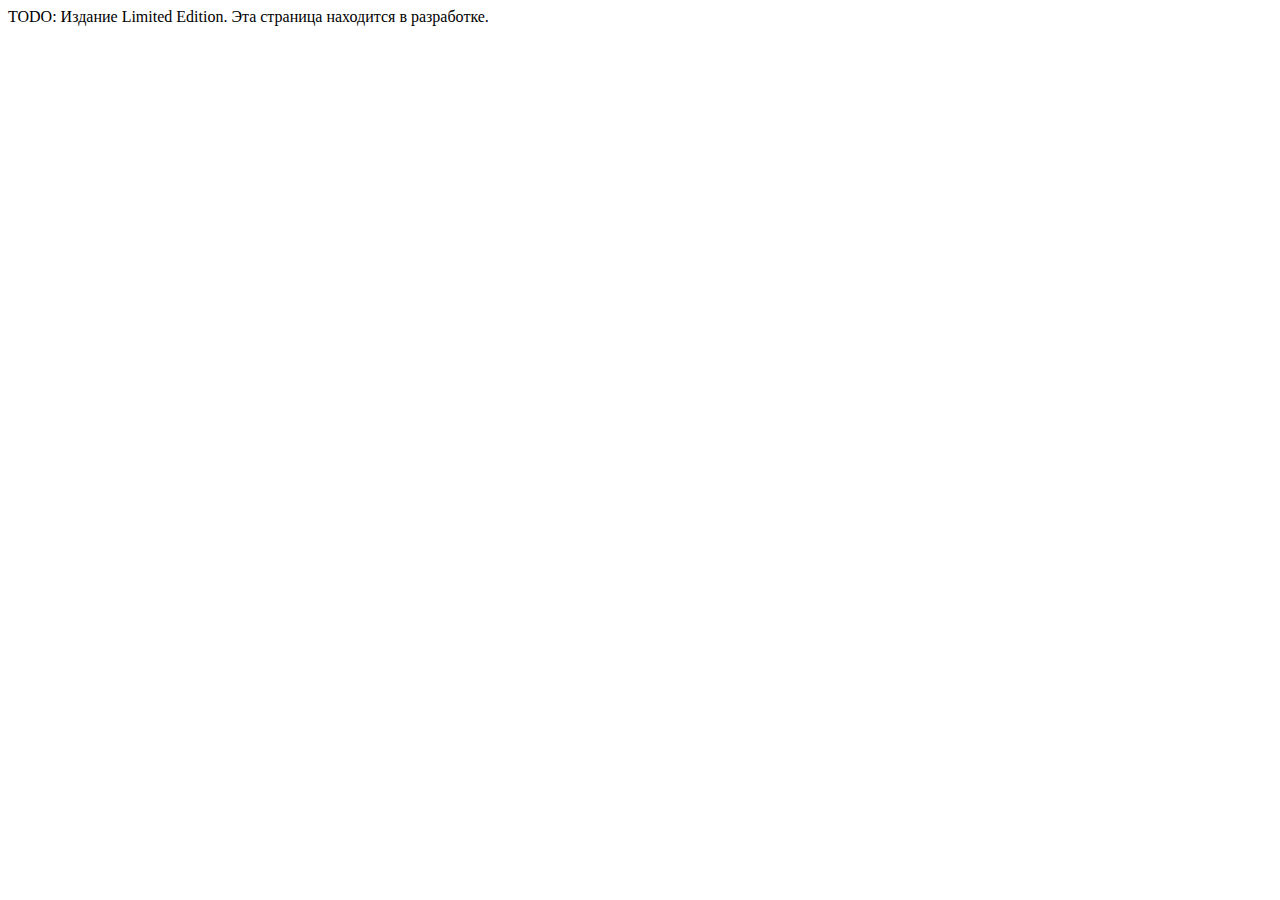
<file: pages/pubclication_limited_edition.html>
<!DOCTYPE html>
<html lang="en">
<head>
    <meta charset="UTF-8">
    <meta name="viewport" content="width=device-width, initial-scale=1.0">
    <title>Document</title>
</head>
<body>
    TODO: Издание Limited Edition.  Эта страница находится в разработке.
</body>
</html>
</file>
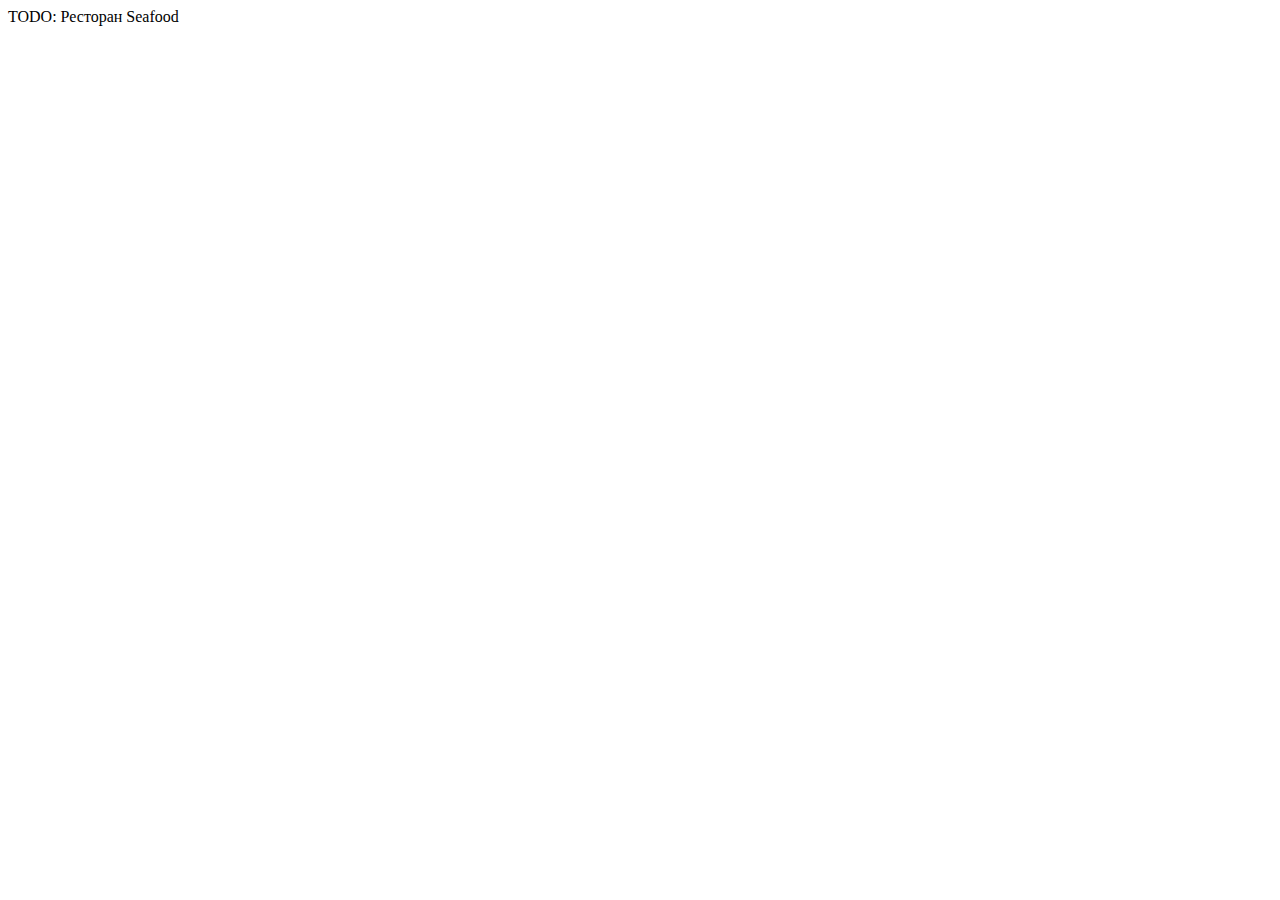
<file: pages/restaurant_seafood.html>
<!DOCTYPE html>
<html lang="en">
<head>
    <meta charset="UTF-8">
    <meta name="viewport" content="width=device-width, initial-scale=1.0">
    <title>Document</title>
</head>
<body>
    TODO: Ресторан Seafood
</body>
</html>
</file>
<file: css/main.min.css>
.is-hidden{opacity:0;visibility:hidden;pointer-events:none}body{font-family:Roboto;font-style:normal;background-color:#fff;margin:0}h1,h2,h3,h4,h5,h6{margin:0}ul,ol{margin:0;padding:0}p{margin:0}ul{list-style:none;display:flex;flex-wrap:wrap;justify-content:space-between}.container{width:100%;margin:0 auto}@media screen and (min-width: 480px){.container{max-width:480px;margin:0 auto}}@media screen and (min-width: 768px){.container{max-width:768px}}@media screen and (min-width: 1200px){.container{max-width:1200px}}.content_block{padding:60px 15px}.content_block_items{padding-top:0}@media screen and (max-width: 767px){.content_block{padding:60px 15px}.content_block_items{padding-top:0}.content_block_items>li:nth-child(n+2){margin-top:30px}}@media screen and (max-width: 1199px){.content_block_items>li:nth-child(n+3){margin-top:30px}}@media screen and (min-width: 768px){.content_block_items{display:flex;justify-content:space-between}}@media screen and (min-width: 1200px){.content_block{display:block;padding:94px 15px}.content_block_items{display:flex;justify-content:space-between}}.header{display:flex;margin:0 auto;padding-left:15px;padding-right:15px}.header-logo{margin-right:88px;height:auto;display:flex;align-items:center}.header-logo,.header-logo:visited{color:black}.header-contacts{display:none}.header-navigation{display:none}.header-menu-button{display:inline-flex;margin:0 0 0 auto;padding:10px 0;border:0;line-height:0;background:transparent}.header-menu-button:hover,.header-menu-button:focus{fill:#2196f3}.burger-menu{display:none}.burger-menu.is-open-burger-menu{position:absolute;z-index:1;display:block;top:0;left:0;width:100%;height:100%;background-color:#fff;padding:21px 40px 48px 26px;text-align:left;font-size:20px;transition:all 500ms linear;overflow-y:scroll;transition-property:color, fill;transition-duration:250ms;transition-timing-function:cubic-bezier(0.4, 0, 0.2, 1)}.burger-menu.is-open-burger-menu a{text-decoration:none;font-style:normal}.burger-menu.is-open-burger-menu>div{display:flex}.burger-menu.is-open-burger-menu>div>button{margin-left:auto;padding:0;background-color:transparent;border:none;line-height:0}.burger-menu.is-open-burger-menu>div>button>svg{width:19px;height:19px}.burger-menu.is-open-burger-menu>div>button:hover,.burger-menu.is-open-burger-menu>div>button:focus{fill:#2196f3}.burger-menu.is-open-burger-menu>nav{display:flex;flex-direction:column;margin-top:8px}.burger-menu.is-open-burger-menu>nav>a{font-weight:500;font-size:40px;line-height:1.175;letter-spacing:0.02em;color:#212121;margin-bottom:32px}.burger-menu.is-open-burger-menu>nav .item-selected{color:#2196f3}.burger-menu.is-open-burger-menu>address{display:flex;flex-direction:column;margin-top:302px}.burger-menu.is-open-burger-menu>address>a{color:#757575;font-weight:500;font-size:34px;line-height:1.176;letter-spacing:0.02em}.burger-menu.is-open-burger-menu>address>a:nth-child(2){margin-top:32px;font-size:24px;line-height:1.166}.burger-menu.is-open-burger-menu>address>a:hover,.burger-menu.is-open-burger-menu>address>a:focus{color:#2196f3}.burger-menu.is-open-burger-menu>ul{margin-top:64px;justify-content:start}.burger-menu.is-open-burger-menu>ul>li:nth-last-child(n+2){border-right:1px solid rgba(33,33,33,0.2);padding-right:10px}.burger-menu.is-open-burger-menu>ul>li:nth-child(n+2){padding-left:10px}.burger-menu.is-open-burger-menu>ul>li>a{color:#2196f3;font-weight:500;font-size:18px;line-height:1.122;letter-spacing:0.02em}@media screen and (min-width: 768px){.header-menu-button{display:none}.header-logo{padding:26px 0}.header-navigation{display:flex;justify-items:flex-end;align-items:center;font-weight:500;font-size:14px;line-height:0.143;letter-spacing:0.02em;justify-content:space-between}.header-navigation-item{color:#212121;text-decoration:none;margin-right:50px;position:relative;height:100%;display:flex;align-items:center}.header-navigation-item-selected{color:#2196f3}.header-navigation-item-selected::after{content:"";position:absolute;bottom:0;display:block;width:100%;height:4px;background-color:#2196f3;border-radius:2px}.header-contacts{display:flex;flex-wrap:wrap;align-items:center;justify-content:start;margin-left:34px;padding:21px 0}.header-link{align-items:left;font-style:normal;font-weight:500;font-size:12px;line-height:1.171;letter-spacing:0.02em;color:#757575;fill:#757575;text-decoration:none;transition-property:color, fill;transition-duration:250ms;transition-timing-function:cubic-bezier(0.4, 0, 0.2, 1)}.header-link:hover,.header-link:focus{color:#2196f3;fill:#2196f3}.header-link-icon{width:14px;height:10px;margin-right:8px}}@media screen and (min-width: 1200px){.header-logo{margin-right:93px;padding:25px 0}.header-contacts{justify-content:flex-end;padding:0;margin-left:auto}.header-link{display:flex;align-items:center;margin-left:50px;font-size:14px;line-height:1.143;padding:32px 2px}.header-link-icon{width:16px;height:14px;margin-right:10px}}.menu_underscore{border:1px solid #ececec;margin:0 auto}.footer{background:#2f303a;color:#fff}.footer_block{text-align:center;padding:60px 15px}.footer_block h3{margin-top:60px}.footer_logo,.footer_logo:visited{color:white;margin:0 auto}.footer_address{font-size:14px;font-style:normal;font-weight:normal;margin-top:20px;display:flex;flex-direction:column}.footer_link{color:rgba(255,255,255,0.6);text-decoration:none;margin-top:9px;transition-property:color;transition-duration:250ms;transition-timing-function:cubic-bezier(0.4, 0, 0.2, 1)}.footer_link:hover,.footer_link:focus{color:#2196f3}.footer_social>div>a{fill:#fff;background-color:rgba(255,255,255,0.1)}.footer h3{padding-bottom:20px;font-weight:bold;font-size:14px;line-height:1.143;letter-spacing:0.03em;text-transform:uppercase}@media screen and (min-width: 768px){.footer_block{display:flex}.footer_address{width:231px}.footer_social{margin-top:8px}.footer_social>h3{margin-top:0}}@media screen and (min-width: 768px) and (max-width: 1199px){.footer_block{flex-wrap:wrap;justify-content:space-between;padding-left:76px;padding-right:89px}}@media screen and (min-width: 1200px){.footer_block{text-align:left}.footer_social{margin-left:70px}}.subscribe>form{display:flex;flex-wrap:wrap;align-items:center;justify-content:center}.subscribe>form>input{border:1px solid rgba(255,255,255,0.3);box-sizing:border-box;filter:drop-shadow(0px 4px 4px rgba(0,0,0,0.15));border-radius:4px;font-size:16px;line-height:20px;background-color:transparent;padding:15px 16px;width:450px}.subscribe>form>input:hover,.subscribe>form>input:focus{border-color:#2196f3}.subscribe>form>button{color:#fff;background-color:#2196f3;font-weight:bold;font-size:16px;line-height:1.875;letter-spacing:0.06em;padding:10px 28px 10px 29px;box-shadow:0px 4px 4px rgba(0,0,0,0.15);border-radius:4px;display:flex;align-items:center;margin-top:20px}.subscribe>form>button>svg{width:24px;height:24px;fill:white;margin-left:10px}@media screen and (min-width: 768px){.subscribe>h3{text-align:center;margin-top:60px}}@media screen and (min-width: 1200px){.subscribe{margin-left:93px;margin-top:8px}.subscribe>h3{text-align:left;margin-top:0}.subscribe>form{display:flex;justify-content:left}.subscribe>form>input{width:358px}.subscribe>form>button{margin:0 0 0 12px;width:200px}}.logo{font-size:24px;line-height:1.174;font-family:Raleway;font-weight:bold;letter-spacing:0.03em;text-decoration:none}.logo-blue{color:#2196f3}@media screen and (min-width: 1200px){.logo{font-size:26px;line-height:1.192}}.main_page_top{padding:114px 0;background-image:url("../images/mobile/1x/header.jpg");background-repeat:no-repeat;background-position:center top;background-size:cover}.main_page_top>div{display:flex;flex-direction:column;justify-content:center;align-items:center}.main_page_top>div>h1{font-weight:900;font-size:26px;line-height:1.615;text-align:center;letter-spacing:0.06em;text-transform:uppercase;width:360px;color:#fff}.main_page_top>div>button{margin-top:40px;padding:8px 30px;box-shadow:0px 4px 4px rgba(0,0,0,0.15);border-radius:4px;font-family:Roboto;font-weight:bold;font-size:16px;line-height:1.875;letter-spacing:0.06em;background-color:#2196f3;color:#fff}@media screen and (min-device-pixel-ratio: 2) and (min-width: 320px), screen and (min-resolution: 192dpi) and (min-width: 320px), screen and (min-resolution: 2dppx) and (min-width: 320px){.main_page_top{background-image:linear-gradient(to right, rgba(47,48,58,0.4), rgba(47,48,58,0.4)),url("../images/mobile/2x/header.jpg")}}@media screen and (min-width: 768px){.main_page_top{background-image:url("../images/tablet/1x/header.jpg")}}@media screen and (min-device-pixel-ratio: 2) and (min-width: 768px), screen and (min-resolution: 192dpi) and (min-width: 768px), screen and (min-resolution: 2dppx) and (min-width: 768px){.main_page_top{background-image:linear-gradient(to right, rgba(47,48,58,0.4), rgba(47,48,58,0.4)),url("../images/tablet/2x/header.jpg")}}@media screen and (min-width: 1200px){.main_page_top{background-image:url("../images/desktop/1x/header.jpg");background-repeat:no-repeat;background-position:cover;padding:200px 0}.main_page_top>div>h1{width:696px;font-size:44px;line-height:1.363}}@media screen and (min-device-pixel-ratio: 2) and (min-width: 1200px), screen and (min-resolution: 192dpi) and (min-width: 1200px), screen and (min-resolution: 2dppx) and (min-width: 1200px){.main_page_top{background-image:linear-gradient(to right, rgba(47,48,58,0.4), rgba(47,48,58,0.4)),url("../images/desktop/2x/header.jpg")}}.our_features{display:flex;flex-wrap:wrap;justify-content:center}.our_features>li{width:450px}.our_features>li>div{padding:25px 0;outline:1px solid white;background:#f5f4fa;border-radius:4px;display:flex;justify-content:center;align-items:center;margin-bottom:30px}.our_features>li>div>svg{width:70px;height:70px}.our_features>li>h3{font-weight:bold;font-size:14px;line-height:1.143;letter-spacing:0.03em;text-transform:uppercase;color:#212121;text-align:center}.our_features>li>p{font-weight:normal;font-size:14px;line-height:1.714;letter-spacing:0.03em;color:#757575;margin-top:10px}@media screen and (min-width: 768px){.our_features{display:flex;flex-wrap:wrap;justify-content:space-between}.our_features>li{width:354px}.our_features>li>h3{text-align:left}}@media screen and (min-width: 1200px){.our_features{display:flex;flex-wrap:wrap}.our_features>li{width:270px}}.about_us{padding-top:60px;background-color:#f5f4fa}.about_us>h2{font-weight:bold;font-size:28px;line-height:1.167;text-align:center;letter-spacing:0.03em;color:#212121}.about_us>ul>li{margin-top:30px;padding-bottom:24px;box-shadow:0px 1px 3px rgba(0,0,0,0.12),0px 1px 1px rgba(0,0,0,0.14),0px 2px 1px rgba(0,0,0,0.2);border-radius:0px 0px 4px 4px;background:#fff}.about_us>ul>li>h3{font-weight:500;font-size:16px;line-height:1.187;text-align:center;letter-spacing:0.03em;color:#212121;margin-top:30px}.about_us>ul>li>p{font-size:16px;line-height:1.187;text-align:center;letter-spacing:0.03em;color:#757575;margin-top:10px;margin-bottom:16px}@media screen and (min-width: 768px){.about_us{display:flex;flex-wrap:wrap;justify-content:space-between}}@media screen and (min-width: 1200px){.about_us{display:block;padding-top:94px}.about_us>h2{font-size:36px;line-height:1.166}.about_us>ul{padding-top:50px}.about_us>ul>li{margin-top:0}}.about_work{display:none}@media screen and (min-width: 1200px){.about_work{display:block;padding-top:0}.about_work>h2{font-weight:bold;font-size:36px;line-height:1.167;text-align:center;letter-spacing:0.03em;color:#212121;padding-bottom:50px}.about_work>ul>li{position:relative;display:flex}.about_work>ul>li>h3{position:absolute;bottom:0;width:100%;text-align:center;font-size:14px;line-height:16px;text-transform:uppercase;color:#fff;background-color:rgba(47,48,58,0.8);padding:27px 0}}.social_links{display:flex;justify-content:center}.social_links>a{width:44px;height:44px;display:flex;border-radius:50%;fill:#afb1b8;transition-property:fill, background-color;transition-duration:250ms;transition-timing-function:cubic-bezier(0.4, 0, 0.2, 1)}.social_links>a:nth-child(n+2){margin-left:10px}.social_links>a:hover,.social_links>a:focus{fill:white;background-color:#2196f3}.portfolio_filter{justify-content:start}.portfolio_filter>li{margin-right:8px}.portfolio_filter>li>button{font-family:Roboto;font-style:normal;font-weight:500;font-size:16px;line-height:1.625;text-align:center;letter-spacing:0.03em;border:none;padding-left:22px;padding-right:22px;padding-top:6px;padding-bottom:6px;background-color:#f5f4fa;border-radius:4px;box-shadow:0px 3px 1px rgba(0,0,0,0.1),0px 1px 2px rgba(0,0,0,0.08),0px 2px 2px rgba(0,0,0,0.12);transition-property:color, background-color;transition-duration:250ms;transition-timing-function:cubic-bezier(0.4, 0, 0.2, 1)}.portfolio_filter>li>button:hover,.portfolio_filter>li>button:focus{color:white;background-color:#2196f3}@media screen and (max-width: 767px){.portfolio_filter>li:nth-child(n+4){margin-top:15px}}@media screen and (min-width: 768px){.portfolio_filter{justify-content:center;margin-left:8px}}.portfolio_items{display:flex;flex-wrap:wrap;justify-content:space-between}@media screen and (min-width: 1200px){.portfolio_items{padding-top:20px}}.portfolio_items>li{margin-top:30px}.portfolio_items>li>a{padding-bottom:20px;width:370px;background:#fff;border:1px solid #eeeeee;box-sizing:border-box;display:flex;flex-direction:column;width:max-content;width:fit-content;text-decoration:none;transition-property:box-shadow;transition-duration:250ms;transition-timing-function:cubic-bezier(0.4, 0, 0.2, 1)}.portfolio_items>li>a:hover,.portfolio_items>li>a:focus{box-shadow:0px 1px 1px rgba(0,0,0,0.12),0px 4px 4px rgba(0,0,0,0.06),1px 4px 6px rgba(0,0,0,0.16)}.portfolio_items>li>a>h3{font-weight:bold;font-size:2;line-height:36px;letter-spacing:0.06em;color:#212121;margin-top:20px;margin-left:24px}.portfolio_items>li>a>p{font-size:16px;line-height:1.875;letter-spacing:0.03em;color:#757575;margin-top:4px;margin-left:24px}.portfolio_items>li>a>div{position:relative;overflow:hidden}.portfolio_items>li>a>div>img{width:370px;height:294px}.portfolio_items>li>a:hover .portfolio_item_overlay,.portfolio_items>li>a:focus .portfolio_item_overlay{transform:translatey(0)}.portfolio_items .portfolio_item_overlay{position:absolute;box-sizing:border-box;height:100%;width:100%;top:0;left:0;background:rgba(33,150,243,0.9);transform:translatey(100%);transition:transform 250ms ease;font-size:18px;line-height:28px;letter-spacing:0.03em;color:#fff;padding:63px 24px}.regular_customers>h2{font-weight:bold;font-size:28px;line-height:32px;text-align:center;letter-spacing:0.03em}.regular_customers>ul>li{margin-top:30px}.regular_customers>ul>li>a{width:210px;padding:auto 24px;display:flex;transition-property:fill, border-color;transition-duration:250ms;transition-timing-function:cubic-bezier(0.4, 0, 0.2, 1);width:210px;height:90px;fill:#afb1b8;border:1px solid #afb1b8;box-sizing:border-box;border-radius:4px}.regular_customers>ul>li>a:hover,.regular_customers>ul>li>a:focus{fill:#2196f3;border-color:#2196f3}.regular_customers>ul>li>a>svg>use{height:46px;margin:auto}@media screen and (min-width: 1200px){.regular_customers>h2{font-size:36px;line-height:1.166}.regular_customers>ul{margin-top:50px}.regular_customers>ul>li{margin-top:0}.regular_customers>ul>li>a{width:170px}}.backdrop{position:fixed;left:0;top:0;width:100%;height:100%;background-color:rgba(0,0,0,0.2) rgba(0,0,0,0.2);transition:all 500ms linear;overflow-y:scroll}.order_dialog{position:absolute;top:93px;left:50%;transform:translateX(-50%);width:450px;min-height:609px;background-color:#fff;padding:40px;box-shadow:0px 1px 3px rgba(0,0,0,0.12),0px 1px 1px rgba(0,0,0,0.14),0px 2px 1px rgba(0,0,0,0.2);border-radius:4px}@media screen and (min-width: 768px){.order_dialog{top:50%;transform:translate(-50%, -50%)}}@media screen and (min-width: 1200px){.order_dialog{width:528px;min-height:581px}}.order_dialog_close_button{position:absolute;background-color:#fff;top:8px;right:8px;width:30px;height:30px;border:1px solid rgba(0,0,0,0.1);border-radius:50%;cursor:pointer;padding:0;display:flex;justify-content:center;align-items:center}.order_dialog_close_button:hover,.order_dialog_close_button:focus{fill:#2196f3}.order_dialog_send_button{display:block;margin:30px auto 0;height:50px;width:200px;border-radius:4px;background-color:#2196f3;color:#fff;cursor:pointer;box-shadow:0px 4px 4px rgba(0,0,0,0.15);font-size:16px;font-weight:bold;text-align:center;align-items:center;letter-spacing:0.06em;line-height:1.87}.order_dialog>h1{font-style:normal;font-weight:bold;font-size:20px;line-height:23px;text-align:center;letter-spacing:0.03em;color:#212121;margin-bottom:2px}.order_dialog_close_button>svg{width:11px;height:11px}.order_dialog>form{display:flex;flex-direction:column}.order_dialog_field{font-size:12px;line-height:1.166;letter-spacing:0.01em;color:#757575;margin-top:10px}.order_dialog_field>span{position:relative;display:block;margin-top:4px}.order_dialog_field>span>svg{position:absolute;left:15px;top:50%;transform:translateY(-50%);width:18px;height:18px;fill:#212121}.order_dialog_field>span>input{width:100%;height:40px;padding-left:40px;border:1px solid rgba(33,33,33,0.2);box-sizing:border-box;border-radius:4px;transition-property:fill, border-color;transition-duration:250ms;transition-timing-function:cubic-bezier(0.4, 0, 0.2, 1)}.order_dialog_field>span:hover svg{fill:#2196f3}.order_dialog_field>span:hover input{border-color:#2196f3}.order_dialog_field>span>input:focus ~ svg{fill:#2196f3}.order_dialog_field>span>input:focus{border-color:#2196f3;outline:none}.order_dialog_field>textarea{margin-top:4px;width:100%;height:120px;border-radius:4px;border:1px solid rgba(33,33,33,0.2);padding:12px 16px;resize:none;font-size:14px;line-height:1.143;letter-spacing:0.01em;color:rgba(117,117,117,0.5);fill:#212121;transition-property:fill, border-color;transition-duration:250ms;transition-timing-function:cubic-bezier(0.4, 0, 0.2, 1)}.order_dialog_field>textarea:hover,.order_dialog_field>textarea:focus{border-color:#2196f3;outline:none}.order_agrimment{font-size:12px;line-height:1.166;letter-spacing:0.03em;color:#212121;margin:20px auto 0;vertical-align:text-top}.order_agrimment>a{color:#2196f3}.order_agrimment>input{display:inline-block;width:16px;height:15px;border:2px solid #212121;margin:0 7px 0 0}@media screen and (min-width: 1200px){.order_agrimment{font-size:14px;line-height:1.714}}
/*# sourceMappingURL=main.min.css.map */
</file>
